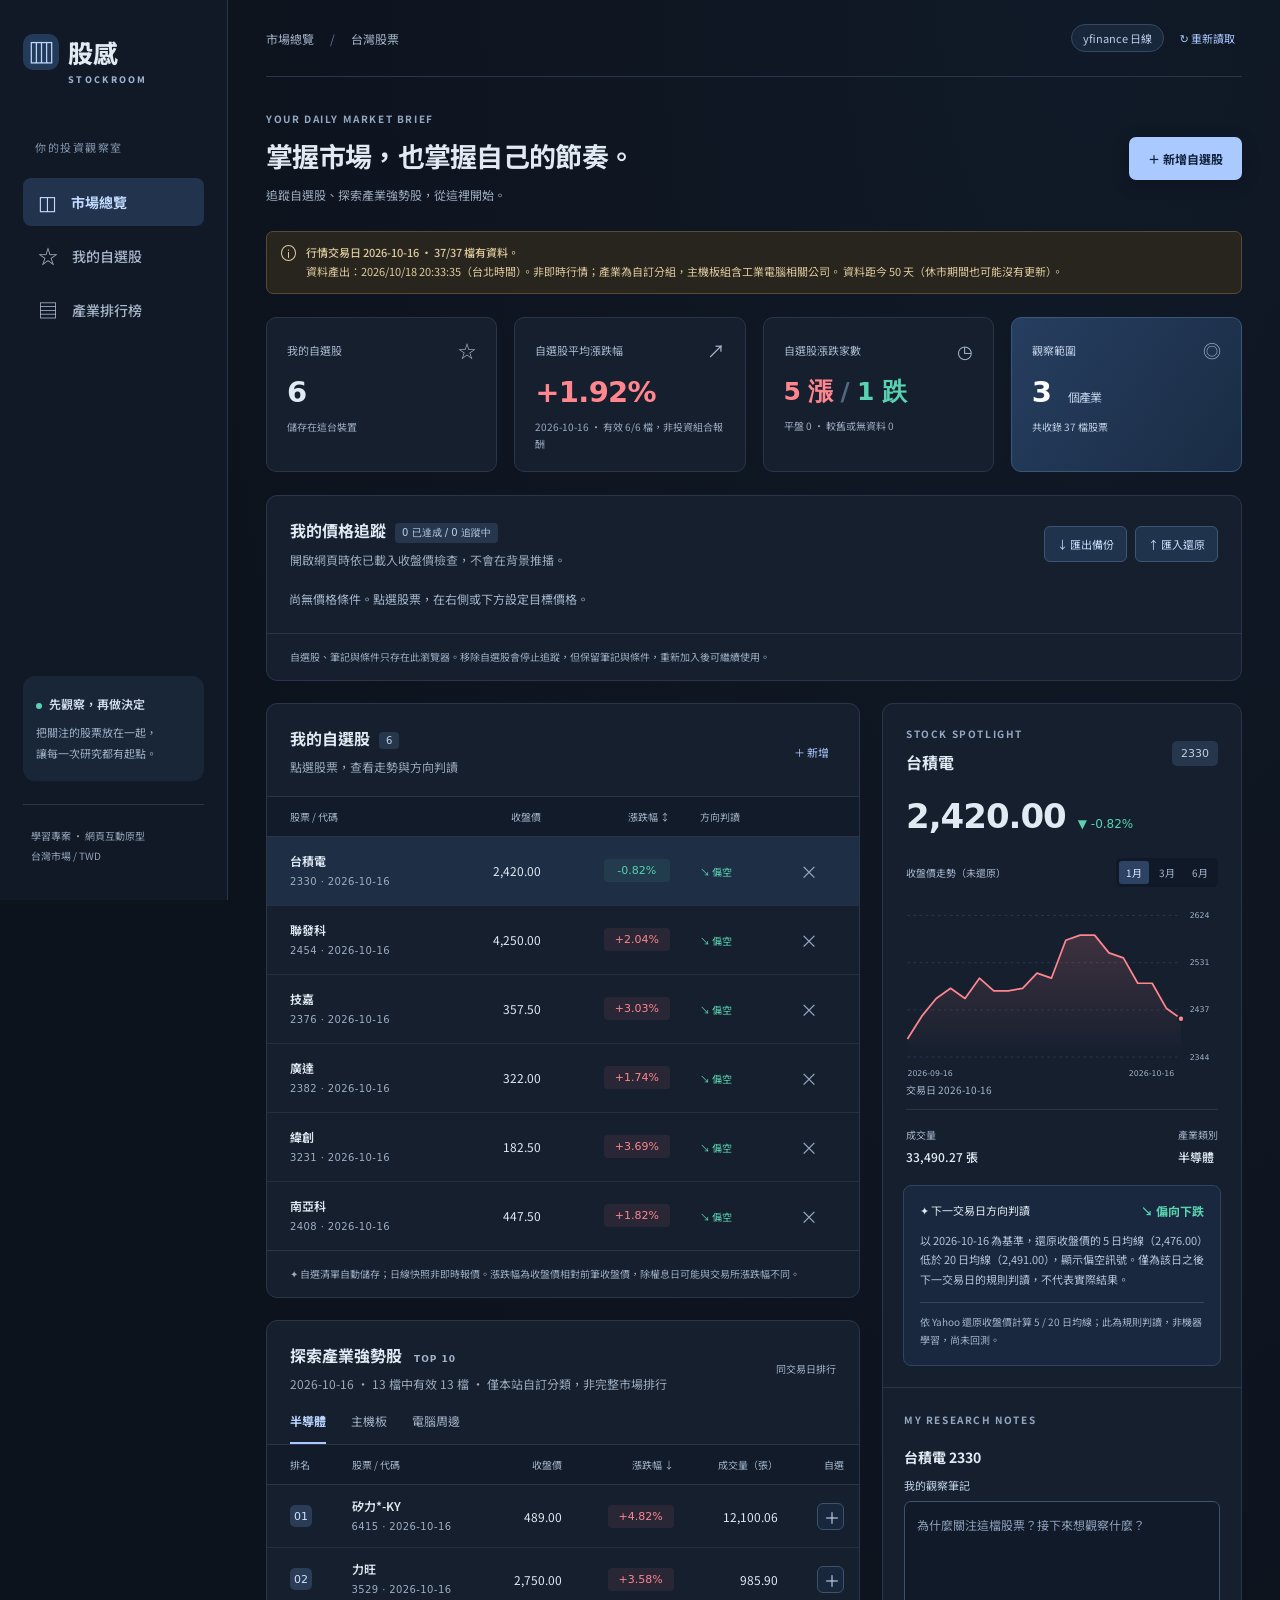
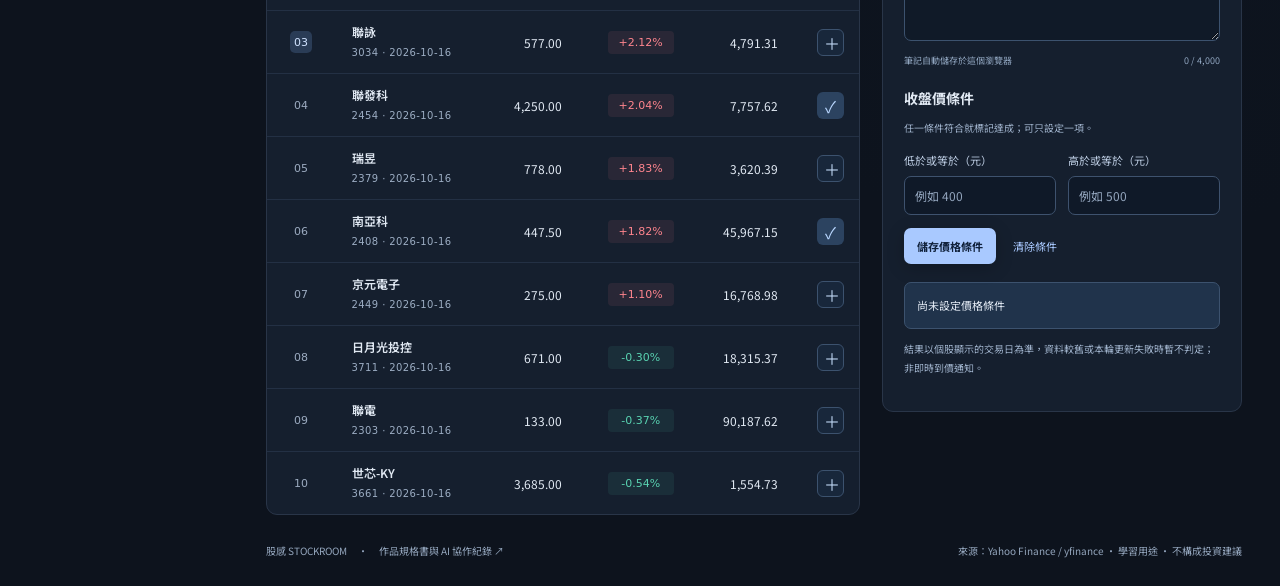
<file: index.html>
<!doctype html>
<html lang="zh-Hant">
<head>
  <meta charset="UTF-8"><meta name="viewport" content="width=device-width, initial-scale=1">
  <meta name="description" content="台股自選清單、產業漲幅排行與趨勢預測互動原型。">
  <title>股感 Stockroom｜台股觀察室</title>
  <link rel="stylesheet" href="styles.css">
  <script defer src="market-data.js"></script>
  <script defer src="app.js"></script>
  <script defer src="personal-core.js"></script>
  <script defer src="personal.js"></script>
</head>
<body>
  <aside class="sidebar">
    <a class="brand" href="#"><span class="brand-icon">▥</span>股感<span class="brand-en">STOCKROOM</span></a>
    <div class="workspace-label">你的投資觀察室</div>
    <nav aria-label="主要導覽"><a class="nav-link active" href="#overview"><span>◫</span>市場總覽</a><a class="nav-link" href="#watchlist"><span>☆</span>我的自選股</a><a class="nav-link" href="#sectors"><span>▤</span>產業排行榜</a></nav>
    <div class="sidebar-note"><span class="live-dot"></span>先觀察，再做決定<p>把關注的股票放在一起，<br>讓每一次研究都有起點。</p></div>
    <div class="sidebar-bottom">學習專案 · 網頁互動原型<br><span>台灣市場 / TWD</span></div>
  </aside>
  <main id="overview">
    <header class="topbar"><span>市場總覽 <span class="slash">/</span> 台灣股票</span><div class="data-actions"><span class="demo-pill" id="data-status">讀取行情中</span><button class="text-button" id="reload-data" title="讀取已產出的行情檔，不會直接執行 yfinance">↻ 重新讀取</button></div></header>
    <section class="page-heading"><div><div class="eyebrow">YOUR DAILY MARKET BRIEF</div><h1>掌握市場，也掌握自己的節奏。</h1><p>追蹤自選股、探索產業強勢股，從這裡開始。</p></div><button id="add-main" class="primary">＋ 新增自選股</button></section>
    <div class="notice"><span class="notice-icon">i</span><div><strong id="data-message">正在讀取行情檔。</strong><span id="data-meta"></span></div></div>
    <section class="metrics" aria-label="自選股摘要">
      <article class="metric"><div>我的自選股 <span>☆</span></div><strong id="count">—</strong><small>儲存在這台裝置</small></article>
      <article class="metric"><div>自選股平均漲跌幅 <span>↗</span></div><strong id="average">—</strong><small id="average-note">有效行情，非投資組合報酬</small></article>
      <article class="metric"><div>自選股漲跌家數 <span>◷</span></div><strong class="breadth" id="breadth">—</strong><small id="breadth-note">紅色上漲 · 綠色下跌</small></article>
      <article class="metric metric-dark"><div>觀察範圍 <span>◎</span></div><strong>3 <em>個產業</em></strong><small><span id="universe-count">讀取中</span></small></article>
    </section>
    <section class="panel research-panel" aria-label="個人研究與備份">
      <div class="panel-head"><div><h2>我的價格追蹤 <span id="tracking-count" class="count-pill"></span></h2><p>開啟網頁時依已載入收盤價檢查，不會在背景推播。</p></div><div class="backup-actions"><button id="export-personal" class="secondary">↓ 匯出備份</button><button id="import-personal" class="secondary">↑ 匯入還原</button></div></div>
      <p id="personal-warning" class="personal-warning" hidden></p><div id="tracking-list" class="tracking-list"></div>
      <div class="panel-footer">自選股、筆記與條件只存在此瀏覽器。移除自選股會停止追蹤，但保留筆記與條件，重新加入後可繼續使用。</div>
    </section>
    <div class="content-grid">
      <section class="panel watch-panel" id="watchlist"><div class="panel-head"><div><h2>我的自選股 <span id="watch-count" class="count-pill"></span></h2><p>點選股票，查看走勢與方向判讀</p></div><button class="text-button" id="add-small">＋ 新增</button></div><div class="table-wrap"><table><thead><tr><th scope="col">股票 / 代碼</th><th scope="col" class="numeric">收盤價</th><th scope="col" class="numeric"><button id="sort-watch" title="切換漲跌幅排序">漲跌幅 ↕</button></th><th scope="col">方向判讀</th><th scope="col"><span class="sr-only">移除</span></th></tr></thead><tbody id="watch-body"></tbody></table></div><div id="empty-state" hidden class="empty">還沒有自選股。<button id="add-empty" class="text-button">加入第一檔股票 →</button></div><div class="panel-footer">✦ 自選清單自動儲存；日線快照非即時報價。漲跌幅為收盤價相對前筆收盤價，除權息日可能與交易所漲跌幅不同。</div></section>
      <section class="panel detail-panel" aria-label="個股詳細資料"><div class="panel-head"><div><div class="eyebrow">STOCK SPOTLIGHT</div><h2 id="detail-name">—</h2></div><span id="detail-code" class="code-badge"></span></div><div class="quote"><strong id="detail-price"></strong><span id="detail-change"></span></div><div class="chart-toolbar"><span>收盤價走勢（未還原）</span><div role="group" aria-label="走勢期間"><button class="period active" data-period="20">1月</button><button class="period" data-period="60">3月</button><button class="period" data-period="120">6月</button></div></div><div id="chart" class="chart"></div><p id="detail-date" class="detail-date"></p><div class="detail-stats"><div>成交量<strong id="detail-volume"></strong></div><div>產業類別<strong id="detail-sector"></strong></div></div><div class="prediction"><div class="prediction-top"><span>✦ 下一交易日方向判讀</span><strong id="prediction-value"></strong></div><p id="prediction-reason"></p><small>依 Yahoo 還原收盤價計算 5 / 20 日均線；此為規則判讀，非機器學習，尚未回測。</small></div>
      <section class="personal-tools" aria-label="個股筆記與價格條件"><div class="personal-heading"><div class="eyebrow">MY RESEARCH NOTES</div><h3 id="personal-stock"></h3></div>
      <label for="stock-note">我的觀察筆記</label><textarea id="stock-note" rows="5" maxlength="4000" placeholder="為什麼關注這檔股票？接下來想觀察什麼？"></textarea>
      <div class="note-meta"><span id="note-save-state" role="status"></span><span id="note-count">0 / 4,000</span></div><p id="note-error" class="field-error" role="alert"></p>
      <form id="price-form"><h3>收盤價條件</h3><p class="personal-help">任一條件符合就標記達成；可只設定一項。</p><div class="price-inputs"><div><label for="target-lower">低於或等於（元）</label><input id="target-lower" type="number" min="0.000001" max="10000000" step="any" placeholder="例如 400"></div><div><label for="target-upper">高於或等於（元）</label><input id="target-upper" type="number" min="0.000001" max="10000000" step="any" placeholder="例如 500"></div></div><p id="rule-error" class="field-error" role="alert"></p><div class="rule-actions"><button id="save-rule" class="primary" type="submit">儲存價格條件</button><button id="clear-rule" class="text-button" type="button">清除條件</button></div></form>
      <p id="condition-result" class="condition-result" role="status"></p><p class="personal-help">結果以個股顯示的交易日為準，資料較舊或本輪更新失敗時暫不判定；非即時到價通知。</p></section></section>
      <section class="panel sector-panel" id="sectors"><div class="panel-head"><div><h2>探索產業強勢股 <span class="top-label">TOP 10</span></h2><p id="sector-note">僅本站自訂分類，非完整市場排行</p></div><span class="scope-label">同交易日排行</span></div><div class="tabs" role="tablist" aria-label="產業類別"><button class="tab active" role="tab" aria-selected="true" data-sector="半導體">半導體</button><button class="tab" role="tab" aria-selected="false" data-sector="主機板">主機板</button><button class="tab" role="tab" aria-selected="false" data-sector="電腦周邊">電腦周邊</button></div><div class="table-wrap"><table><thead><tr><th scope="col">排名</th><th scope="col">股票 / 代碼</th><th scope="col" class="numeric">收盤價</th><th scope="col" class="numeric">漲跌幅 ↓</th><th scope="col" class="volume-col numeric">成交量（張）</th><th scope="col" class="numeric">自選</th></tr></thead><tbody id="sector-body"></tbody></table></div></section>
    </div>
    <footer class="page-footer"><span>股感 STOCKROOM <span class="footer-dot">·</span> <a href="spec.html">作品規格書與 AI 協作紀錄 ↗</a></span><span>來源：Yahoo Finance / yfinance · 學習用途 · 不構成投資建議</span></footer>
  </main>
  <dialog id="stock-dialog"><form method="dialog" class="dialog-heading"><div><div class="eyebrow">BUILD YOUR WATCHLIST</div><h2>找到下一檔關注</h2></div><button class="close-button" aria-label="關閉">×</button></form><label for="stock-search">搜尋股票名稱或代碼</label><input id="stock-search" type="search" placeholder="例如：2330 或 台積電" autocomplete="off"><p class="search-hint">可搜尋本站收錄的股票；名單可透過 stocks.json 擴充。</p><div id="search-results" class="search-results"></div></dialog>
  <dialog id="export-dialog"><form method="dialog" class="dialog-heading"><div><div class="eyebrow">BACK UP YOUR WORKSPACE</div><h2>匯出個人備份</h2></div><button class="close-button" aria-label="關閉匯出視窗">×</button></form><p class="personal-help">包含自選清單、筆記及價格條件。可下載檔案，或複製文字到另一台裝置還原。備份不包含行情。</p><label for="export-text" class="backup-label">備份文字（唯讀）</label><textarea id="export-text" class="backup-text" rows="9" readonly></textarea><div class="rule-actions"><button id="download-backup" class="primary">下載 JSON 備份</button><button id="copy-backup" class="secondary">複製備份文字</button></div></dialog>
  <input id="import-file" type="file" accept=".json,application/json" hidden>
  <dialog id="import-dialog"><form method="dialog" class="dialog-heading"><div><div class="eyebrow">RESTORE YOUR WORKSPACE</div><h2>還原個人備份</h2></div><button class="close-button" aria-label="關閉還原視窗">×</button></form><button id="choose-backup" class="secondary">選擇 JSON 備份檔</button><label for="import-text" class="backup-label">或貼上備份文字</label><textarea id="import-text" class="backup-text" rows="6" placeholder="貼上先前匯出的 JSON 備份"></textarea><button id="check-backup" class="secondary">檢查備份</button><p id="import-preview"></p><p id="import-skipped" class="personal-help"></p><p class="personal-warning">還原會取代目前的自選清單、筆記與價格條件。建議先匯出目前資料；行情資料不會被修改。</p><p id="import-error" class="field-error" role="alert"></p><div class="rule-actions"><button id="confirm-import" class="primary">確認取代並還原</button><form method="dialog"><button class="secondary">取消</button></form></div></dialog>
  <div id="toast" role="status" aria-live="polite"></div>
</body>
</html>
</file>
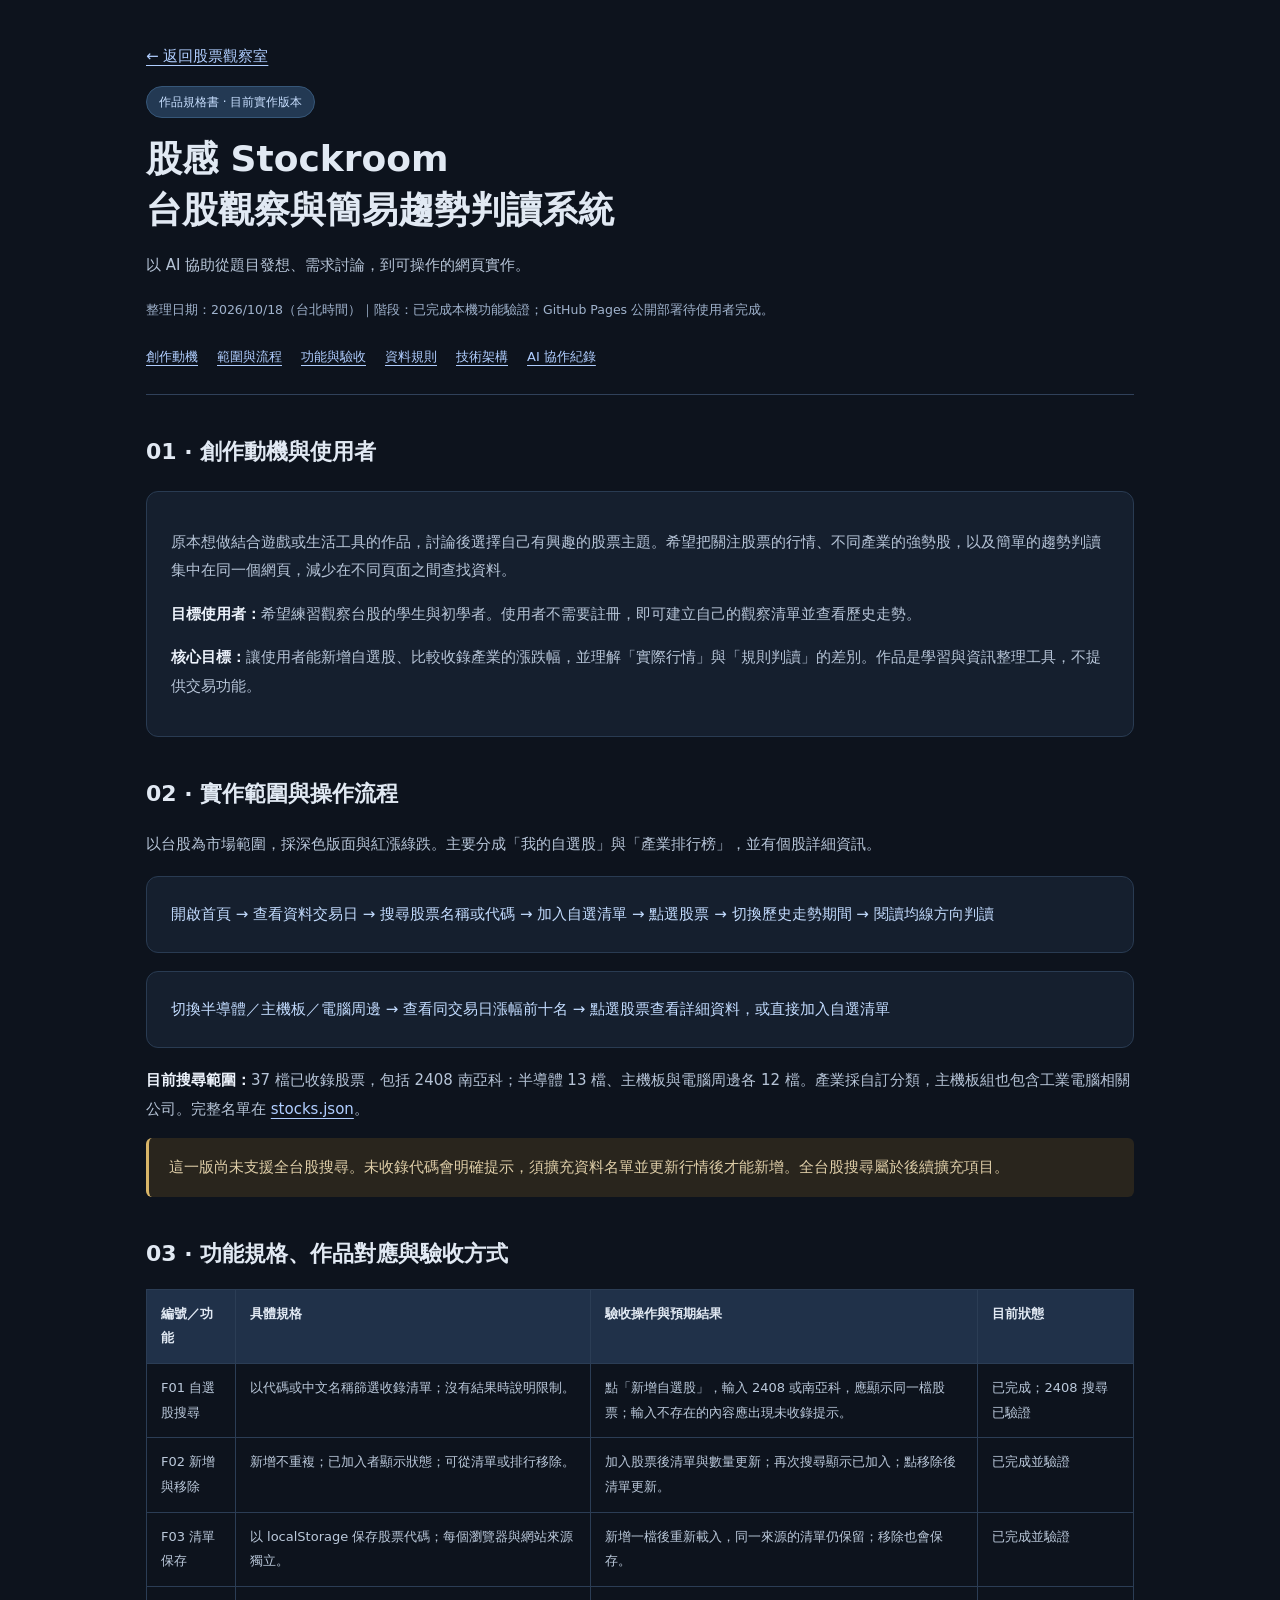
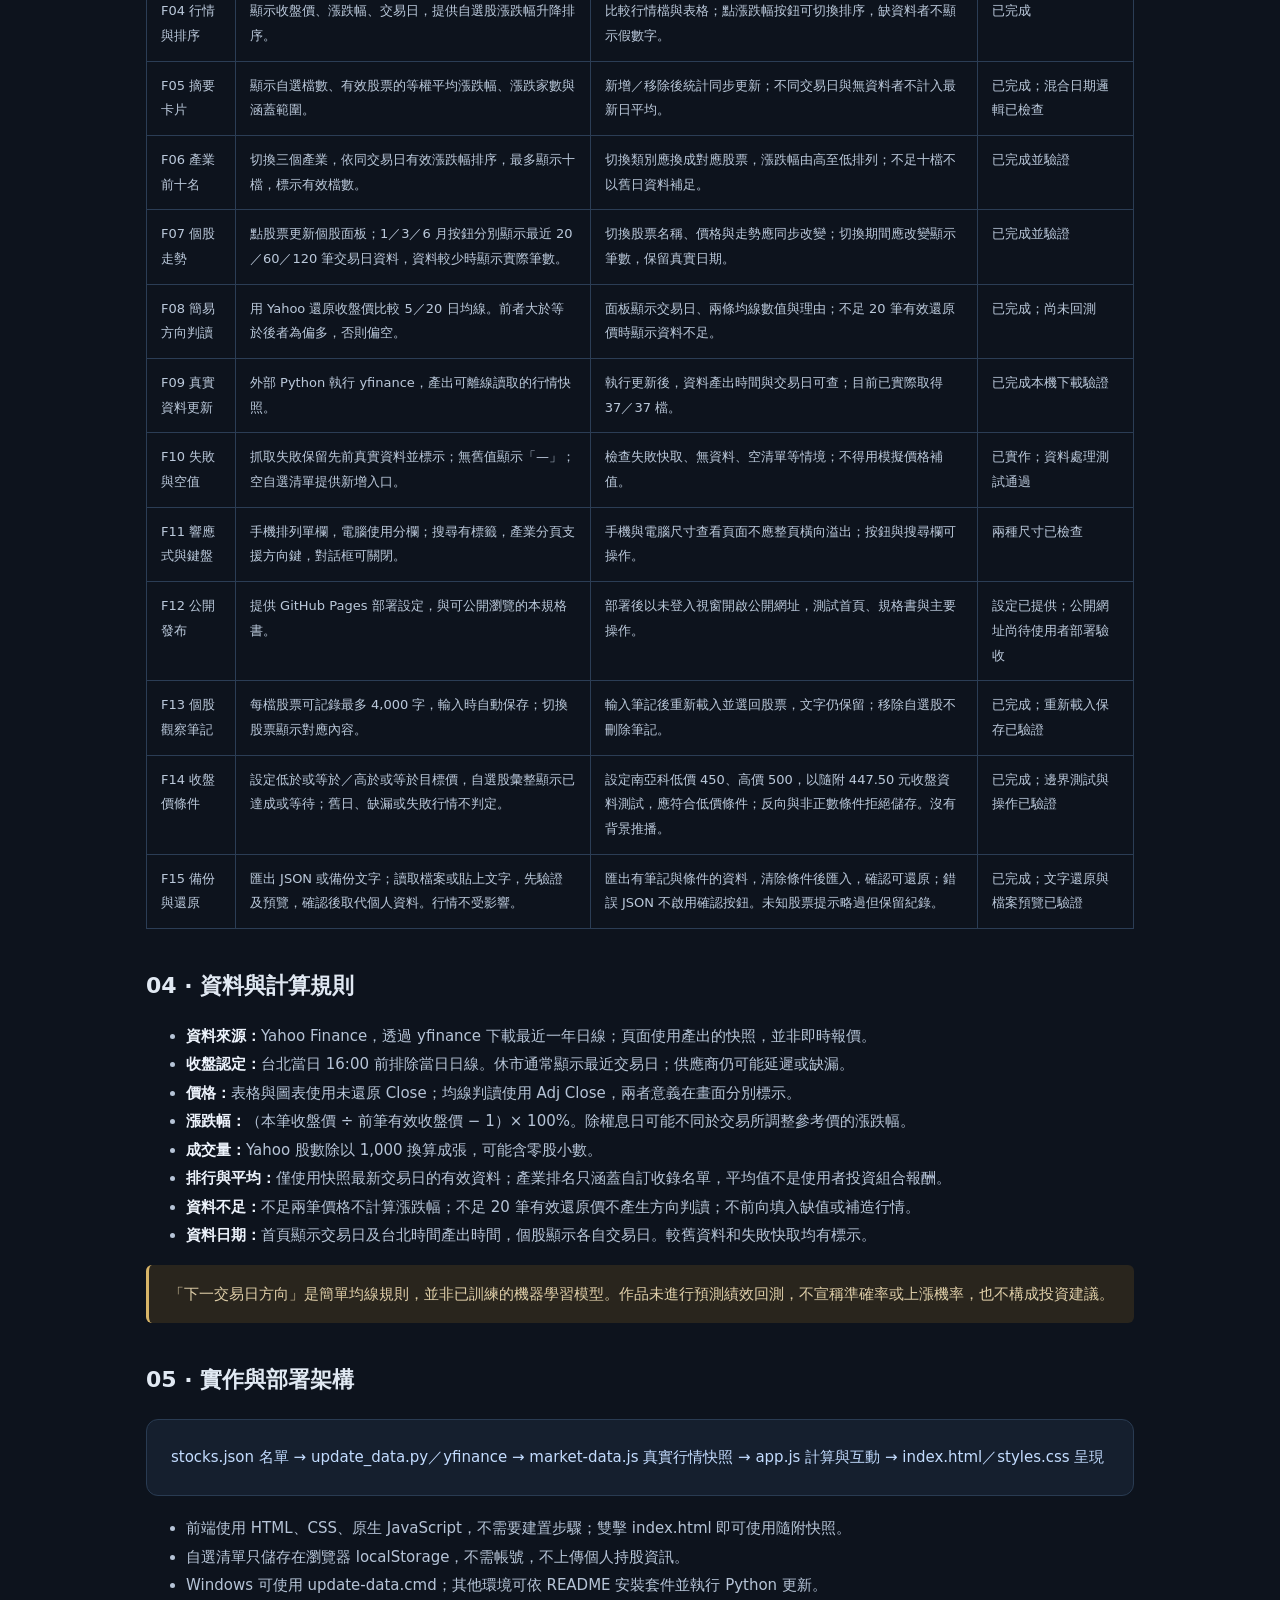
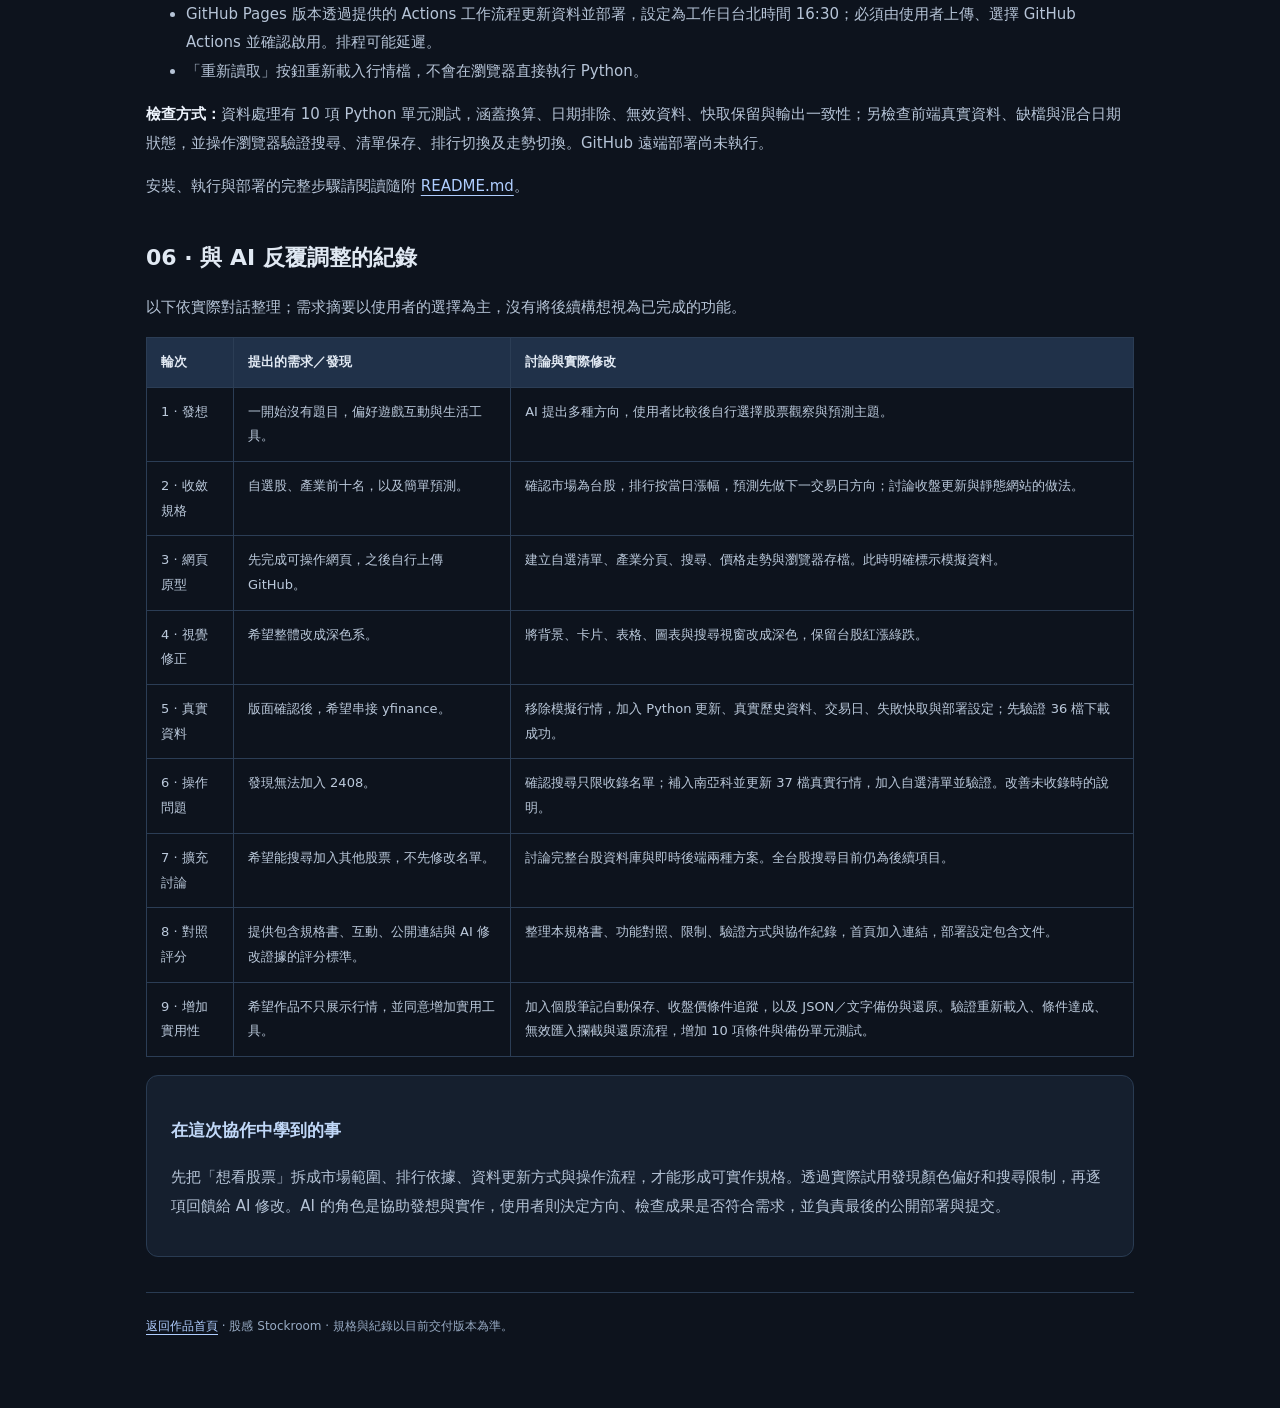
<file: spec.html>
<!doctype html>
<html lang="zh-Hant">
<head>
<meta charset="utf-8"><meta name="viewport" content="width=device-width, initial-scale=1">
<title>作品規格書與 AI 協作紀錄｜股感 Stockroom</title>
<style>
:root{color-scheme:dark}*{box-sizing:border-box}body{margin:0;background:#0d131d;color:#e1e9f3;font:15px/1.9 system-ui,"Microsoft JhengHei",sans-serif}main{max-width:1040px;margin:auto;padding:42px 26px 70px}a{color:#b0ceff;text-underline-offset:4px}a:focus-visible{outline:3px solid #b0ceff;outline-offset:4px}header{border-bottom:1px solid #30415a;padding-bottom:24px}h1{font-size:clamp(25px,5vw,36px);line-height:1.4;margin:16px 0}h2{font-size:22px;margin:36px 0 14px}h3{font-size:17px;color:#c1d8f8}p,li{color:#b6c4d7}strong{color:#edf3fc}small{color:#a0b3cd}nav{display:flex;flex-wrap:wrap;gap:9px 19px;margin-top:22px}nav a{font-size:13px}.badge{display:inline-block;font-size:12px;background:#233953;color:#c8dfff;border:1px solid #365779;padding:4px 12px;border-radius:20px}.card{background:#151f2e;border:1px solid #293b52;padding:21px 24px;border-radius:12px;margin:18px 0}.notice{border-left:3px solid #d8b568;background:#29251d;padding:15px 20px;border-radius:6px;color:#dfcea8}.table-wrap{overflow:auto}table{border-collapse:collapse;width:100%;font-size:13px;min-width:660px}th,td{border:1px solid #2b3d55;text-align:left;padding:12px 14px;vertical-align:top}th{background:#203149}td{color:#bbc9db}code{background:#25354b;border-radius:4px;padding:2px 5px;overflow-wrap:anywhere}.flow{font-size:15px;line-height:2.2;color:#c3dcff}.step{color:#c3dcff;font-size:12px;letter-spacing:1px}section{scroll-margin-top:25px}footer{border-top:1px solid #293b52;margin-top:35px;padding-top:22px;font-size:12px;color:#98abc4}@media(max-width:540px){main{padding:24px 17px 45px}.card{padding:16px}h2{font-size:20px}}@media print{body{background:white;color:#172a3b}p,li,td,small{color:#334155}strong{color:#111827}.card,.notice,th{background:#f1f5f9;color:#172a3b}a{color:#1d4ed8}nav{display:none}}
</style>
</head>
<body><main>
<header><a href="index.html">← 返回股票觀察室</a><p><span class="badge">作品規格書 · 目前實作版本</span></p><h1>股感 Stockroom<br>台股觀察與簡易趨勢判讀系統</h1><p>以 AI 協助從題目發想、需求討論，到可操作的網頁實作。</p><small>整理日期：2026/10/18（台北時間）｜階段：已完成本機功能驗證；GitHub Pages 公開部署待使用者完成。</small><nav aria-label="規格書目錄"><a href="#purpose">創作動機</a><a href="#scope">範圍與流程</a><a href="#features">功能與驗收</a><a href="#data">資料規則</a><a href="#architecture">技術架構</a><a href="#ai">AI 協作紀錄</a></nav></header>

<section id="purpose"><h2>01 · 創作動機與使用者</h2><div class="card"><p>原本想做結合遊戲或生活工具的作品，討論後選擇自己有興趣的股票主題。希望把關注股票的行情、不同產業的強勢股，以及簡單的趨勢判讀集中在同一個網頁，減少在不同頁面之間查找資料。</p><p><strong>目標使用者：</strong>希望練習觀察台股的學生與初學者。使用者不需要註冊，即可建立自己的觀察清單並查看歷史走勢。</p><p><strong>核心目標：</strong>讓使用者能新增自選股、比較收錄產業的漲跌幅，並理解「實際行情」與「規則判讀」的差別。作品是學習與資訊整理工具，不提供交易功能。</p></div></section>

<section id="scope"><h2>02 · 實作範圍與操作流程</h2><p>以台股為市場範圍，採深色版面與紅漲綠跌。主要分成「我的自選股」與「產業排行榜」，並有個股詳細資訊。</p><div class="card flow">開啟首頁 → 查看資料交易日 → 搜尋股票名稱或代碼 → 加入自選清單 → 點選股票 → 切換歷史走勢期間 → 閱讀均線方向判讀</div><div class="card flow">切換半導體／主機板／電腦周邊 → 查看同交易日漲幅前十名 → 點選股票查看詳細資料，或直接加入自選清單</div><p><strong>目前搜尋範圍：</strong>37 檔已收錄股票，包括 2408 南亞科；半導體 13 檔、主機板與電腦周邊各 12 檔。產業採自訂分類，主機板組也包含工業電腦相關公司。完整名單在 <a href="stocks.json">stocks.json</a>。</p><div class="notice">這一版尚未支援全台股搜尋。未收錄代碼會明確提示，須擴充資料名單並更新行情後才能新增。全台股搜尋屬於後續擴充項目。</div></section>

<section id="features"><h2>03 · 功能規格、作品對應與驗收方式</h2><div class="table-wrap"><table><thead><tr><th>編號／功能</th><th>具體規格</th><th>驗收操作與預期結果</th><th>目前狀態</th></tr></thead><tbody>
<tr><td>F01 自選股搜尋</td><td>以代碼或中文名稱篩選收錄清單；沒有結果時說明限制。</td><td>點「新增自選股」，輸入 2408 或南亞科，應顯示同一檔股票；輸入不存在的內容應出現未收錄提示。</td><td>已完成；2408 搜尋已驗證</td></tr>
<tr><td>F02 新增與移除</td><td>新增不重複；已加入者顯示狀態；可從清單或排行移除。</td><td>加入股票後清單與數量更新；再次搜尋顯示已加入；點移除後清單更新。</td><td>已完成並驗證</td></tr>
<tr><td>F03 清單保存</td><td>以 localStorage 保存股票代碼；每個瀏覽器與網站來源獨立。</td><td>新增一檔後重新載入，同一來源的清單仍保留；移除也會保存。</td><td>已完成並驗證</td></tr>
<tr><td>F04 行情與排序</td><td>顯示收盤價、漲跌幅、交易日，提供自選股漲跌幅升降排序。</td><td>比較行情檔與表格；點漲跌幅按鈕可切換排序，缺資料者不顯示假數字。</td><td>已完成</td></tr>
<tr><td>F05 摘要卡片</td><td>顯示自選檔數、有效股票的等權平均漲跌幅、漲跌家數與涵蓋範圍。</td><td>新增／移除後統計同步更新；不同交易日與無資料者不計入最新日平均。</td><td>已完成；混合日期邏輯已檢查</td></tr>
<tr><td>F06 產業前十名</td><td>切換三個產業，依同交易日有效漲跌幅排序，最多顯示十檔，標示有效檔數。</td><td>切換類別應換成對應股票，漲跌幅由高至低排列；不足十檔不以舊日資料補足。</td><td>已完成並驗證</td></tr>
<tr><td>F07 個股走勢</td><td>點股票更新個股面板；1／3／6 月按鈕分別顯示最近 20／60／120 筆交易日資料，資料較少時顯示實際筆數。</td><td>切換股票名稱、價格與走勢應同步改變；切換期間應改變顯示筆數，保留真實日期。</td><td>已完成並驗證</td></tr>
<tr><td>F08 簡易方向判讀</td><td>用 Yahoo 還原收盤價比較 5／20 日均線。前者大於等於後者為偏多，否則偏空。</td><td>面板顯示交易日、兩條均線數值與理由；不足 20 筆有效還原價時顯示資料不足。</td><td>已完成；尚未回測</td></tr>
<tr><td>F09 真實資料更新</td><td>外部 Python 執行 yfinance，產出可離線讀取的行情快照。</td><td>執行更新後，資料產出時間與交易日可查；目前已實際取得 37／37 檔。</td><td>已完成本機下載驗證</td></tr>
<tr><td>F10 失敗與空值</td><td>抓取失敗保留先前真實資料並標示；無舊值顯示「—」；空自選清單提供新增入口。</td><td>檢查失敗快取、無資料、空清單等情境；不得用模擬價格補值。</td><td>已實作；資料處理測試通過</td></tr>
<tr><td>F11 響應式與鍵盤</td><td>手機排列單欄，電腦使用分欄；搜尋有標籤，產業分頁支援方向鍵，對話框可關閉。</td><td>手機與電腦尺寸查看頁面不應整頁橫向溢出；按鈕與搜尋欄可操作。</td><td>兩種尺寸已檢查</td></tr>
<tr><td>F12 公開發布</td><td>提供 GitHub Pages 部署設定，與可公開瀏覽的本規格書。</td><td>部署後以未登入視窗開啟公開網址，測試首頁、規格書與主要操作。</td><td>設定已提供；公開網址尚待使用者部署驗收</td></tr>
<tr><td>F13 個股觀察筆記</td><td>每檔股票可記錄最多 4,000 字，輸入時自動保存；切換股票顯示對應內容。</td><td>輸入筆記後重新載入並選回股票，文字仍保留；移除自選股不刪除筆記。</td><td>已完成；重新載入保存已驗證</td></tr>
<tr><td>F14 收盤價條件</td><td>設定低於或等於／高於或等於目標價，自選股彙整顯示已達成或等待；舊日、缺漏或失敗行情不判定。</td><td>設定南亞科低價 450、高價 500，以隨附 447.50 元收盤資料測試，應符合低價條件；反向與非正數條件拒絕儲存。沒有背景推播。</td><td>已完成；邊界測試與操作已驗證</td></tr>
<tr><td>F15 備份與還原</td><td>匯出 JSON 或備份文字；讀取檔案或貼上文字，先驗證及預覽，確認後取代個人資料。行情不受影響。</td><td>匯出有筆記與條件的資料，清除條件後匯入，確認可還原；錯誤 JSON 不啟用確認按鈕。未知股票提示略過但保留紀錄。</td><td>已完成；文字還原與檔案預覽已驗證</td></tr>
</tbody></table></div></section>

<section id="data"><h2>04 · 資料與計算規則</h2><ul><li><strong>資料來源：</strong>Yahoo Finance，透過 yfinance 下載最近一年日線；頁面使用產出的快照，並非即時報價。</li><li><strong>收盤認定：</strong>台北當日 16:00 前排除當日日線。休市通常顯示最近交易日；供應商仍可能延遲或缺漏。</li><li><strong>價格：</strong>表格與圖表使用未還原 Close；均線判讀使用 Adj Close，兩者意義在畫面分別標示。</li><li><strong>漲跌幅：</strong>（本筆收盤價 ÷ 前筆有效收盤價 − 1）× 100%。除權息日可能不同於交易所調整參考價的漲跌幅。</li><li><strong>成交量：</strong>Yahoo 股數除以 1,000 換算成張，可能含零股小數。</li><li><strong>排行與平均：</strong>僅使用快照最新交易日的有效資料；產業排名只涵蓋自訂收錄名單，平均值不是使用者投資組合報酬。</li><li><strong>資料不足：</strong>不足兩筆價格不計算漲跌幅；不足 20 筆有效還原價不產生方向判讀；不前向填入缺值或補造行情。</li><li><strong>資料日期：</strong>首頁顯示交易日及台北時間產出時間，個股顯示各自交易日。較舊資料和失敗快取均有標示。</li></ul><div class="notice">「下一交易日方向」是簡單均線規則，並非已訓練的機器學習模型。作品未進行預測績效回測，不宣稱準確率或上漲機率，也不構成投資建議。</div></section>

<section id="architecture"><h2>05 · 實作與部署架構</h2><div class="card flow">stocks.json 名單 → update_data.py／yfinance → market-data.js 真實行情快照 → app.js 計算與互動 → index.html／styles.css 呈現</div><ul><li>前端使用 HTML、CSS、原生 JavaScript，不需要建置步驟；雙擊 index.html 即可使用隨附快照。</li><li>自選清單只儲存在瀏覽器 localStorage，不需帳號，不上傳個人持股資訊。</li><li>Windows 可使用 update-data.cmd；其他環境可依 README 安裝套件並執行 Python 更新。</li><li>GitHub Pages 版本透過提供的 Actions 工作流程更新資料並部署，設定為工作日台北時間 16:30；必須由使用者上傳、選擇 GitHub Actions 並確認啟用。排程可能延遲。</li><li>「重新讀取」按鈕重新載入行情檔，不會在瀏覽器直接執行 Python。</li></ul><p><strong>檢查方式：</strong>資料處理有 10 項 Python 單元測試，涵蓋換算、日期排除、無效資料、快取保留與輸出一致性；另檢查前端真實資料、缺檔與混合日期狀態，並操作瀏覽器驗證搜尋、清單保存、排行切換及走勢切換。GitHub 遠端部署尚未執行。</p><p>安裝、執行與部署的完整步驟請閱讀隨附 <a href="README.md">README.md</a>。</p></section>

<section id="ai"><h2>06 · 與 AI 反覆調整的紀錄</h2><p>以下依實際對話整理；需求摘要以使用者的選擇為主，沒有將後續構想視為已完成的功能。</p><div class="table-wrap"><table><thead><tr><th>輪次</th><th>提出的需求／發現</th><th>討論與實際修改</th></tr></thead><tbody>
<tr><td>1 · 發想</td><td>一開始沒有題目，偏好遊戲互動與生活工具。</td><td>AI 提出多種方向，使用者比較後自行選擇股票觀察與預測主題。</td></tr>
<tr><td>2 · 收斂規格</td><td>自選股、產業前十名，以及簡單預測。</td><td>確認市場為台股，排行按當日漲幅，預測先做下一交易日方向；討論收盤更新與靜態網站的做法。</td></tr>
<tr><td>3 · 網頁原型</td><td>先完成可操作網頁，之後自行上傳 GitHub。</td><td>建立自選清單、產業分頁、搜尋、價格走勢與瀏覽器存檔。此時明確標示模擬資料。</td></tr>
<tr><td>4 · 視覺修正</td><td>希望整體改成深色系。</td><td>將背景、卡片、表格、圖表與搜尋視窗改成深色，保留台股紅漲綠跌。</td></tr>
<tr><td>5 · 真實資料</td><td>版面確認後，希望串接 yfinance。</td><td>移除模擬行情，加入 Python 更新、真實歷史資料、交易日、失敗快取與部署設定；先驗證 36 檔下載成功。</td></tr>
<tr><td>6 · 操作問題</td><td>發現無法加入 2408。</td><td>確認搜尋只限收錄名單；補入南亞科並更新 37 檔真實行情，加入自選清單並驗證。改善未收錄時的說明。</td></tr>
<tr><td>7 · 擴充討論</td><td>希望能搜尋加入其他股票，不先修改名單。</td><td>討論完整台股資料庫與即時後端兩種方案。全台股搜尋目前仍為後續項目。</td></tr>
<tr><td>8 · 對照評分</td><td>提供包含規格書、互動、公開連結與 AI 修改證據的評分標準。</td><td>整理本規格書、功能對照、限制、驗證方式與協作紀錄，首頁加入連結，部署設定包含文件。</td></tr>
<tr><td>9 · 增加實用性</td><td>希望作品不只展示行情，並同意增加實用工具。</td><td>加入個股筆記自動保存、收盤價條件追蹤，以及 JSON／文字備份與還原。驗證重新載入、條件達成、無效匯入攔截與還原流程，增加 10 項條件與備份單元測試。</td></tr>
</tbody></table></div><div class="card"><h3>在這次協作中學到的事</h3><p>先把「想看股票」拆成市場範圍、排行依據、資料更新方式與操作流程，才能形成可實作規格。透過實際試用發現顏色偏好和搜尋限制，再逐項回饋給 AI 修改。AI 的角色是協助發想與實作，使用者則決定方向、檢查成果是否符合需求，並負責最後的公開部署與提交。</p></div></section>


<footer><a href="index.html">返回作品首頁</a> · 股感 Stockroom · 規格與紀錄以目前交付版本為準。</footer>
</main></body></html>
</file>
<file: styles.css>
@import url('https://fonts.googleapis.com/css2?family=Noto+Sans+TC:wght@400;500;600;700;800&display=swap');
:root{--bg:#f5f6f8;--ink:#172a3b;--muted:#7d8791;--line:#e9edf0;--red:#d45456;--green:#238b76;--blue:#3769cb;--navy:#192d40}*{box-sizing:border-box}html{scroll-behavior:smooth;scroll-padding-top:24px}body{margin:0;background:var(--bg);color:var(--ink);font:14px 'Noto Sans TC',system-ui,sans-serif}button,input,a{-webkit-tap-highlight-color:transparent}button,input{font:inherit}button,a{touch-action:manipulation}button{cursor:pointer}button:focus-visible,a:focus-visible{outline:3px solid #6d98ef;outline-offset:3px}a{color:inherit;text-decoration:none}.sidebar{position:fixed;inset:0 auto 0 0;width:228px;background:#fff;border-right:1px solid var(--line);padding:34px 23px;display:flex;flex-direction:column}.brand{display:flex;align-items:center;gap:9px;font-size:25px;font-weight:800;flex-wrap:wrap;line-height:1.2}.brand-icon{display:grid;place-items:center;background:var(--navy);color:#fff;width:36px;height:36px;border-radius:10px;font-size:27px}.brand-en{font-size:9px;letter-spacing:2.3px;width:100%;padding-left:45px;margin-top:-4px}.workspace-label{font-size:11px;color:#9aa2ab;letter-spacing:1.5px;margin:53px 12px 17px}.nav-link{padding:14px 15px;display:flex;gap:14px;border-radius:8px;margin:6px 0;font-weight:500;color:#7a8590}.nav-link span{font-size:20px;line-height:1}.nav-link.active{background:#edf2f8;color:var(--navy);font-weight:700}.nav-link:hover{background:#f4f6f9}.sidebar-note{margin-top:auto;background:#f6f8fa;border-radius:12px;padding:17px 13px;font-size:12px;font-weight:600;line-height:1.8}.live-dot{display:inline-block;height:6px;width:6px;border-radius:50%;background:#309c89;margin-right:7px}.sidebar-note p{font-size:11px;font-weight:400;color:#8a949e;margin:8px 0 0;line-height:1.9}.sidebar-bottom{border-top:1px solid var(--line);padding:21px 8px 0;margin-top:23px;color:#89939d;font-size:10px;line-height:2}.sidebar-bottom span{color:#a6adb4}main{margin-left:228px;padding:0 38px;max-width:1800px}.topbar{height:77px;display:flex;justify-content:space-between;align-items:center;border-bottom:1px solid #e3e8ed;font-size:12px;color:#71808c}.slash{padding:0 13px;color:#c1c8ce}.demo-pill{font-size:11px;border:1px solid #d5dee7;padding:5px 11px;border-radius:30px;background:#fff;color:#607486}.page-heading{display:flex;align-items:center;justify-content:space-between;gap:20px;padding:34px 0 25px}.eyebrow{font-size:10px;font-weight:700;color:#85929d;letter-spacing:1.6px}h1{font-size:27px;letter-spacing:-.7px;margin:10px 0 9px;font-weight:700}.page-heading p,.panel-head p{color:var(--muted);font-size:12px;margin:0;line-height:1.8}.primary{border:0;border-radius:7px;padding:13px 19px;background:var(--navy);color:#fff;font-size:12px;white-space:nowrap;box-shadow:0 3px 8px #192d4012}.primary:hover{background:#2c455c}.notice{display:flex;gap:10px;align-items:flex-start;border:1px solid #e6dcc3;background:#fffbf1;color:#97814d;border-radius:7px;padding:11px 14px;font-size:11px;line-height:1.8}.notice strong{font-weight:500}.notice-icon{border:1px solid currentColor;border-radius:50%;line-height:14px;width:15px;text-align:center;flex-shrink:0;margin-top:2px}.metrics{display:grid;grid-template-columns:repeat(4,1fr);gap:17px;margin:23px 0}.metric{border:1px solid var(--line);background:#fff;padding:19px 20px;border-radius:10px;min-height:133px}.metric>div{font-size:11px;color:#7f8c96;display:flex;justify-content:space-between;align-items:center}.metric>div span{font-size:18px;color:#9ca9b4}.metric>strong{font:600 29px system-ui,sans-serif;display:block;margin:12px 0 9px;letter-spacing:-.7px}.metric small{font-size:10px;color:#929ba3}.metric-dark{background:var(--navy);border-color:var(--navy);color:#fff}.metric-dark>div,.metric-dark small{color:#aebdc9}.metric em{font:400 12px 'Noto Sans TC',sans-serif;margin-left:7px;color:#c5d0d9}.metric .breadth{font-size:25px}.content-grid{display:grid;grid-template-columns:minmax(0,1.65fr) minmax(290px,1fr);gap:22px;align-items:start}.panel{border-radius:11px;border:1px solid var(--line);background:#fff;overflow:hidden;scroll-margin-top:20px}.panel-head{display:flex;justify-content:space-between;align-items:center;gap:14px;padding:22px 23px 18px}h2{font-size:16px;margin:0 0 6px;font-weight:700}.count-pill{background:#edf1f5;color:#7f8a97;font:500 10px system-ui;display:inline-block;padding:3px 7px;border-radius:4px;margin-left:5px;vertical-align:middle}.text-button{background:none;border:0;color:#5479b4;font-size:11px;padding:7px;white-space:nowrap}.text-button:hover{text-decoration:underline}.table-wrap{overflow:auto}table{width:100%;border-collapse:collapse;white-space:nowrap}th{font-size:10px;font-weight:400;color:#8d99a4;background:#fafbfc;text-align:left;padding:12px 15px;border-block:1px solid var(--line)}th:first-child,td:first-child{padding-left:23px}th button{font:inherit;color:inherit;border:0;background:none;padding:0}td{padding:15px;font-size:12px;border-bottom:1px solid #f0f2f5}tbody tr:last-child td{border-bottom:0}tbody tr:hover,tbody tr.selected{background:#f6f9fc}.numeric{text-align:right;font-variant-numeric:tabular-nums}.stock-open{background:none;border:0;padding:0;text-align:left;color:var(--ink);display:block}.stock-open strong{font-size:12px;font-weight:600;display:block}.stock-open small{display:block;color:#939da6;font:10px system-ui;margin-top:5px;letter-spacing:.4px}.up{color:var(--red)!important}.down{color:var(--green)!important}.flat{color:#7d8791!important}.change-pill{display:inline-block;min-width:66px;padding:5px 7px;text-align:center;border-radius:4px;font:500 11px system-ui}.change-pill.up{background:#fbefef}.change-pill.down{background:#eaf5f1}.signal{font-size:10px;white-space:nowrap}.remove-button{border:0;background:transparent;color:#adb5bc;font-size:18px;padding:3px 6px}.remove-button:hover{color:var(--red)}.panel-footer{padding:14px 23px;color:#99a2ab;font-size:10px;border-top:1px solid var(--line)}.detail-panel{grid-column:2;grid-row:1 / span 2}.detail-panel .panel-head{padding-bottom:8px}.detail-panel h2{margin-top:9px}.code-badge{font:11px system-ui;background:#f2f5f8;border-radius:5px;padding:6px 9px;color:#7d8c99}.quote{padding:8px 23px 22px;display:flex;align-items:baseline;gap:12px}.quote strong{font:600 34px system-ui;letter-spacing:-1px}.quote span{font:500 12px system-ui}.chart-toolbar{padding:0 23px;display:flex;justify-content:space-between;align-items:center;font-size:10px;color:#8a96a1}.chart-toolbar>div{display:flex;gap:3px;background:#f4f6f8;padding:3px;border-radius:5px}.period{border:0;border-radius:3px;background:transparent;color:#8995a1;font-size:10px;padding:4px 7px}.period.active{background:white;color:var(--ink);box-shadow:0 1px 3px #0000000a}.chart{padding:12px 14px 0;min-height:194px}.chart svg{display:block;width:100%;height:auto}.chart text{font:9px system-ui;fill:#9aa5af}.detail-stats{display:flex;justify-content:space-between;margin:11px 23px 20px;padding-top:17px;border-top:1px solid var(--line);font-size:10px;color:#909aa3}.detail-stats strong{display:block;font-size:12px;color:var(--ink);font-weight:500;margin-top:6px}.prediction{background:#f5f7fb;border:1px solid #e7edf4;border-radius:8px;margin:0 20px 21px;padding:16px}.prediction-top{display:flex;justify-content:space-between;align-items:center;font-size:11px;gap:10px}.prediction-top strong{font-size:12px}.prediction p{font-size:11px;line-height:1.8;color:#798795;margin:12px 0}.prediction small{display:block;border-top:1px solid #e2e8f0;padding-top:10px;font-size:10px;line-height:1.8;color:#9aa4ae}.sector-panel{grid-column:1;grid-row:2}.top-label{font:600 9px system-ui;color:#a5aeb6;margin-left:8px;letter-spacing:1px}.scope-label{font-size:10px;color:#8d99a4;white-space:nowrap}.tabs{padding:0 23px;display:flex;gap:25px;border-bottom:1px solid var(--line)}.tab{border:0;background:none;color:#9aa3ab;padding:0 0 13px;font-size:12px;border-bottom:2px solid transparent}.tab.active{color:var(--navy);border-bottom-color:var(--navy);font-weight:700}.sector-panel th{border-top:0}.rank{font:500 11px system-ui;color:#9ca7b1;display:grid;place-items:center;width:22px;height:22px}.rank.top{background:#edf1f6;color:#4a6380;border-radius:5px}.add-button{width:27px;height:27px;background:#fff;border:1px solid #dce4eb;color:#71879a;border-radius:6px;font-size:16px}.add-button.added{background:#edf2f7;color:#4e6d8b;border-color:transparent}.sector-panel td{padding-top:12px;padding-bottom:12px}.page-footer{display:flex;justify-content:space-between;gap:20px;font-size:10px;color:#9aa5af;padding:28px 0}.footer-dot{padding:0 9px}dialog{border:1px solid var(--line);border-radius:16px;padding:26px;width:min(480px,calc(100% - 30px));box-shadow:0 30px 100px #11263830;color:var(--ink)}dialog::backdrop{background:#13243670;backdrop-filter:blur(3px)}.dialog-heading{display:flex;justify-content:space-between;align-items:start;margin-bottom:25px}.dialog-heading h2{font-size:22px;margin-top:9px}.close-button{border:0;background:#f3f5f7;width:30px;height:30px;border-radius:50%;font-size:22px;color:#7b8994}dialog label{font-size:12px;display:block;margin-bottom:9px}input{width:100%;padding:13px;border:1px solid #d9e0e8;border-radius:7px;outline:none}input:focus{border-color:#7293bd;box-shadow:0 0 0 3px #7293bd20}.search-hint{font-size:10px;color:#9ca5ad}.search-results{max-height:330px;overflow:auto;margin-top:16px}.search-row{display:flex;align-items:center;justify-content:space-between;padding:12px 4px;border-bottom:1px solid var(--line)}.search-row strong{font-size:13px}.search-row small{font-size:10px;color:#8b98a4;display:block;margin-top:5px}.search-row button{font-size:11px;border:1px solid #dde4ec;background:#f7f9fb;border-radius:5px;padding:6px 12px;color:#56738f}.search-row button:disabled{opacity:.5;cursor:default}#toast{position:fixed;bottom:25px;left:calc(50% + 100px);transform:translate(-50%,15px);background:var(--navy);color:#fff;padding:12px 22px;border-radius:8px;font-size:12px;opacity:0;transition:.2s;pointer-events:none;z-index:5;max-width:90vw}#toast.visible{opacity:1;transform:translate(-50%,0)}.empty{padding:35px 20px;text-align:center;font-size:12px;color:#8b98a4}.sr-only{position:absolute;width:1px;height:1px;overflow:hidden;clip:rect(0,0,0,0)}
@media(min-width:1550px){main{padding-inline:50px}.content-grid{grid-template-columns:minmax(0,1.8fr) minmax(340px,1fr)}td{padding-block:18px}.sector-panel td{padding-block:15px}}
@media(max-width:1190px){.sidebar{width:190px;padding-inline:16px}main{margin-left:190px;padding-inline:24px}.content-grid{grid-template-columns:minmax(0,1.5fr) minmax(270px,1fr);gap:16px}h1{font-size:23px}.metric{padding:16px 13px}.metric small{font-size:9px}td,th{padding-inline:10px}.panel-head{padding-inline:18px}.scope-label,.volume-col{display:none}.metrics{gap:12px}.watch-panel th:nth-child(4),.watch-panel td:nth-child(4){display:none}}
@media(max-width:960px){.sidebar{width:76px;padding:27px 12px}.brand{justify-content:center}.brand-en,.workspace-label,.sidebar-note,.sidebar-bottom{display:none}.brand{font-size:0}.nav-link{font-size:0;padding:15px;justify-content:center}.nav-link span{font-size:22px}.sidebar nav{margin-top:40px}main{margin-left:76px}.content-grid{grid-template-columns:minmax(0,1.4fr) minmax(260px,1fr)}.page-heading{align-items:flex-start}h1{font-size:21px}.notice span:not(.notice-icon){display:block}.metric>strong{font-size:25px}.page-footer{font-size:9px}.watch-panel th:nth-child(4),.watch-panel td:nth-child(4){display:table-cell}.watch-panel{grid-column:1 / -1}.detail-panel{grid-row:2;grid-column:2}.sector-panel{grid-row:2;grid-column:1}.sector-panel th:nth-child(3),.sector-panel td:nth-child(3){display:none}.scope-label{display:none}}
@media(max-width:650px){.sidebar{position:static;width:100%;height:auto;flex-direction:row;align-items:center;justify-content:space-between;padding:15px 18px;border-bottom:1px solid var(--line)}.brand{font-size:20px;gap:7px}.brand-icon{width:30px;height:30px;font-size:23px}.sidebar nav{display:flex;margin:0;gap:3px}.nav-link{padding:9px;margin:0}.nav-link span{font-size:19px}main{margin:0;padding:0 16px}.topbar{height:52px;font-size:10px}.page-heading{padding:24px 0 20px;gap:10px;flex-wrap:wrap}.eyebrow{font-size:9px}h1{font-size:21px;margin-block:9px}.page-heading p{font-size:11px}.primary{padding:10px 14px;margin-top:4px}.notice{font-size:10px}.metrics{grid-template-columns:repeat(2,1fr);gap:10px;margin:17px 0}.metric{min-height:118px;padding:14px}.metric>strong{font-size:27px}.metric small{font-size:9px}.content-grid{display:flex;flex-direction:column;gap:17px}.panel{width:100%}.detail-panel{order:2}.watch-panel{order:1}.sector-panel{order:3}.watch-panel th:nth-child(4),.watch-panel td:nth-child(4){display:none}th:first-child,td:first-child{padding-left:16px}th,td{padding-inline:9px}.panel-head{padding:20px 16px 16px}.panel-head p{font-size:10px}.panel-footer{padding-inline:16px;font-size:9px}.sector-panel th:nth-child(3),.sector-panel td:nth-child(3){display:table-cell}.sector-panel td,.sector-panel th{font-size:11px}.tabs{padding-inline:16px}.chart{max-width:520px;margin:auto}.page-footer{flex-direction:column;gap:8px;line-height:1.8;padding:22px 0}.scope-label{display:none}#toast{left:50%;width:max-content}.prediction{margin-inline:16px}.detail-stats{margin-inline:20px}}
@media(min-width:651px) and (max-width:960px){.metrics{grid-template-columns:repeat(2,1fr)}.metric{min-height:125px}.metric small{font-size:10px}}
.data-actions{display:flex;align-items:center;gap:9px}.detail-date{margin:0 23px 12px;color:#a6b7ce;font-size:10px}.stock-open small{line-height:1.6}.notice #data-meta{display:block}.metric small{display:block;line-height:1.7}.panel-footer{line-height:1.8}
/* Default dark palette, shared by desktop, mobile and native form controls. */
:root{color-scheme:dark;--bg:#0d131d;--ink:#e1e9f3;--muted:#9aa9bc;--line:#293548;--red:#ff858e;--green:#59d2b1;--blue:#92baff;--navy:#20334d;--surface:#151f2e;--surface-raised:#1c2a3d;--accent:#a9c9ff}
body{background:radial-gradient(ellipse at 85% 0%,#17263c55,transparent 60%),var(--bg)}
.sidebar{background:#101925}.brand-icon{background:#233a59;color:#bcd6ff}.brand-en{color:#9db2ce}.workspace-label{color:#8294ad}
.nav-link{color:#a7b6c9}.nav-link.active{background:#21334d;color:#c2dbff}.nav-link:hover{background:#1b2a40}
.sidebar-note{background:#192638;color:#d0dcec}.sidebar-note p{color:#9eafc4}.live-dot{background:var(--green)}.sidebar-bottom,.sidebar-bottom span{color:#93a3b8}
.topbar{border-color:var(--line);color:#a0b0c4}.slash{color:#657994}.demo-pill{background:#19273b;border-color:#344965;color:#bbcee7}.eyebrow{color:#94a8c3}
.primary{background:#a9c9ff;color:#11223c;font-weight:700;box-shadow:0 4px 18px #0003}.primary:hover{background:#c0d8ff}
.notice{background:#28251e;border-color:#574b32;color:#ddc99c}
.metric,.panel{background:var(--surface);border-color:var(--line)}.metric>div,.metric>div span{color:#a6b7cd}.metric small{color:#9baac0}.metric-dark{background:linear-gradient(125deg,#263e60,#1a2c44);border-color:#395779}.metric-dark>div,.metric-dark small{color:#c0cfe3}.metric em{color:#c3d4eb}
.count-pill,.code-badge{background:#26364c;color:#bfd0e7}.text-button{color:#a9c9ff}th{background:#111b29;color:#a1b2c8}td{border-color:#233044}tbody tr:hover,tbody tr.selected{background:#1d2e45}.stock-open small{color:#9cadc3}
.change-pill.up{background:#ff858e16}.change-pill.down{background:#59d2b116}.flat{color:#a1aec0!important}.remove-button{color:#93a6bf}.panel-footer{color:#9aabc1}
.chart-toolbar,.period{color:#a6b7ce}.chart-toolbar>div{background:#0f1928}.period.active{background:#2c4363;color:#dfecff;box-shadow:none}.chart text{fill:#9fb1c9}
.detail-stats{color:#a4b4c9}.prediction{background:#19283e;border-color:#30445f}.prediction p{color:#b2c2d7}.prediction small{color:#a0b3cc;border-color:#354961}
.tab{color:#a0b0c5}.tab.active{color:#bad5ff;border-color:#a9c9ff}.rank{color:#9cabc0}.rank.top{background:#2a3c56;color:#d1e3ff}.scope-label,.top-label{color:#a0b1c8}
.add-button{background:#18273b;border-color:#3c526e;color:#c0d7f4}.add-button:hover{background:#2a405e}.add-button.added{background:#2c4360;color:#b9d7ff}
.page-footer{color:#94a6bd}dialog{background:#151f2e;box-shadow:0 30px 100px #0009}dialog::backdrop{background:#050b16b3}.close-button{background:#27394f;color:#cfdef0}
input{background:#0f1928;border-color:#3e526e;color:var(--ink)}input::placeholder{color:#93a5bd}input:focus{border-color:#a9c9ff;box-shadow:0 0 0 3px #a9c9ff22}.search-hint,.search-row small,.empty{color:#a1b1c7}.search-row button{background:#273d59;border-color:#3b5576;color:#c9e0ff}.search-row button:disabled{color:#b7c7dc;opacity:.7}#toast{background:#2b4262;border:1px solid #506d93;color:#edf5ff;box-shadow:0 8px 30px #0005}
.research-panel{margin:0 0 22px}.backup-actions{display:flex;gap:8px;flex-wrap:wrap}.secondary{background:#20334d;border:1px solid #3e5572;color:#c6ddfc;padding:9px 12px;border-radius:6px;font-size:11px}.secondary:hover{background:#304967}.tracking-list{display:grid;grid-template-columns:repeat(2,minmax(0,1fr));padding:0 22px 12px;gap:0 22px}.tracking-row{display:flex;justify-content:space-between;align-items:center;gap:14px;border-top:1px solid var(--line);padding:15px 0}.tracking-row .stock-open strong{font-size:13px}.tracking-result,.tracking-target{display:block;margin-top:7px;line-height:1.7;color:#a9b9cd;font-size:10px}.tracking-target{color:#8fa4bf;margin-top:3px}.condition-hit{color:#f1cc86}.tracking-price{font:600 16px system-ui;white-space:nowrap}.personal-empty{font-size:12px;color:#a3b4cb;line-height:1.9;grid-column:1/-1;margin:0 0 10px}.personal-tools{border-top:1px solid var(--line);padding:24px 21px}.personal-heading h3{font-size:16px;margin:9px 0 22px}.personal-tools label{display:block;font-size:11px;color:#c0d0e6;margin-bottom:8px}.personal-tools textarea{width:100%;resize:vertical;min-height:125px;max-height:500px;font:12px/1.9 'Noto Sans TC',system-ui,sans-serif;border:1px solid #3c526e;background:#101a28;color:#e1e9f3;border-radius:7px;padding:12px}.personal-tools textarea:focus{outline:2px solid #92baff;outline-offset:2px}.personal-tools textarea::placeholder{color:#8c9fb9}.note-meta{display:flex;justify-content:space-between;gap:12px;color:#91a6c0;font-size:9px;line-height:1.7;margin-top:8px}.personal-tools h3{font-size:14px;margin:20px 0 10px}.personal-help{font-size:10px;line-height:1.9;color:#9eb1ca}.price-inputs{display:grid;grid-template-columns:repeat(2,minmax(0,1fr));gap:12px;margin-top:15px}.price-inputs input{min-width:0;padding:10px;font-size:12px}.rule-actions{display:flex;gap:10px;align-items:center;flex-wrap:wrap;margin-top:13px}.rule-actions .primary{padding:10px 13px;font-size:11px}.condition-result{background:#20334b;border:1px solid #3c526e;border-radius:7px;padding:12px;font-size:11px;line-height:1.9;margin:18px 0 10px}.field-error{font-size:11px;color:#ffa6ad;line-height:1.7;margin:7px 0}.field-error:empty{display:none}.personal-warning{background:#30291e;color:#e6cb95;border:1px solid #625131;border-radius:6px;padding:12px;font-size:11px;line-height:1.9}#personal-warning{margin:0 22px 15px}#import-dialog p{line-height:1.9}#import-preview{font-size:13px}
@media(max-width:650px){.research-panel .panel-head{align-items:flex-start;flex-direction:column}.tracking-list{grid-template-columns:1fr;padding-inline:16px}.backup-actions{width:100%}.backup-actions button{flex:1}.personal-tools{padding:22px 16px}.note-meta{flex-wrap:wrap}.personal-heading h3{margin-top:10px}.tracking-row{gap:10px}}
.backup-label{display:block;margin:15px 0 8px;font-size:11px;color:#bed0e9}.backup-text{display:block;width:100%;max-height:260px;resize:vertical;border:1px solid #3c526e;background:#101a28;color:#d7e4f5;border-radius:7px;padding:12px;font:11px/1.7 ui-monospace,monospace;margin-bottom:12px}.backup-text:focus{outline:2px solid #92baff;outline-offset:2px}#import-dialog,#export-dialog{max-height:90vh;overflow:auto}
@media(prefers-reduced-motion:reduce){html{scroll-behavior:auto}*{transition:none!important}}
</file>
